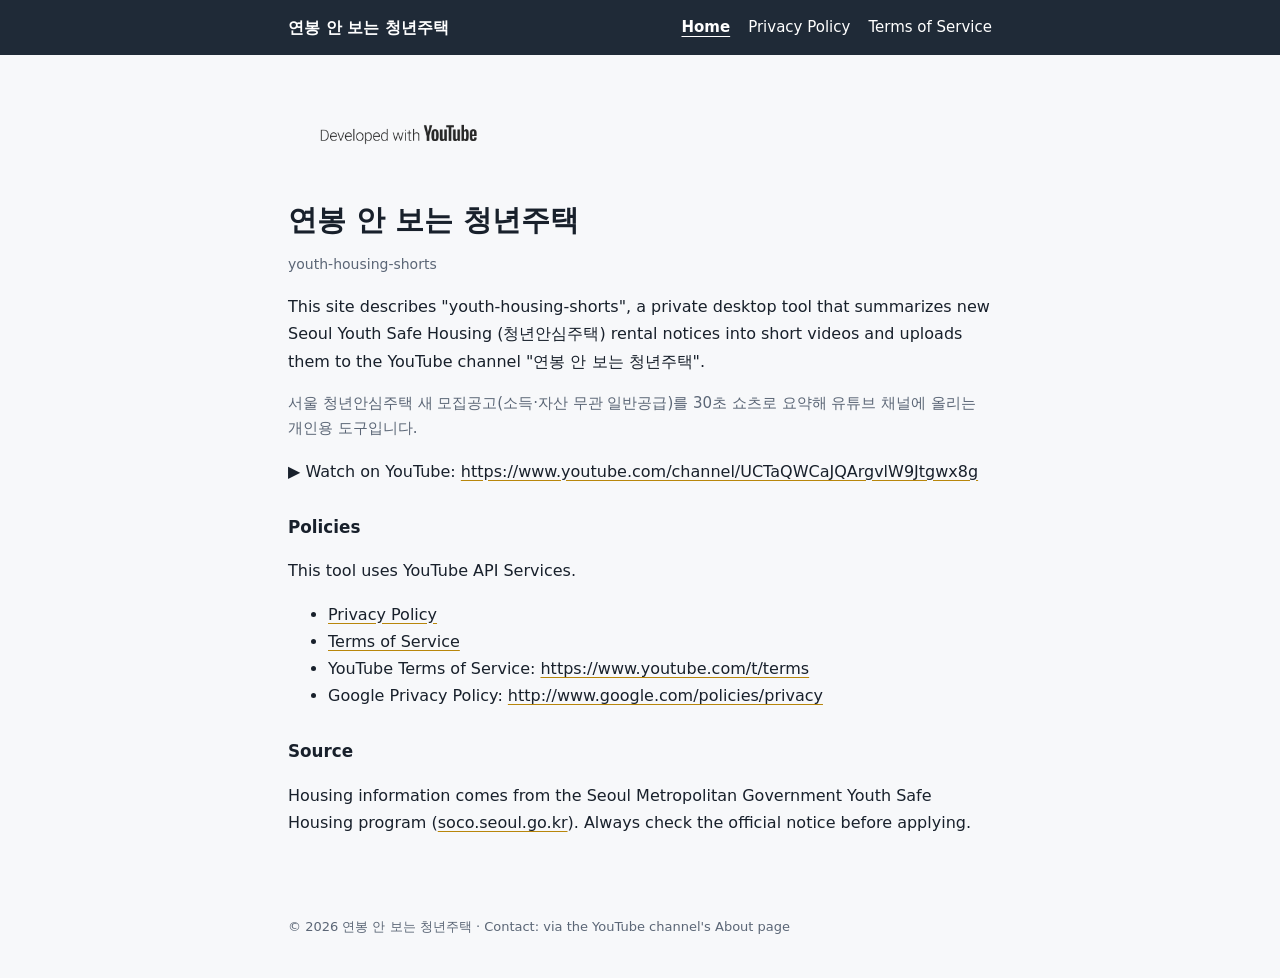
<file: index.html>
<!doctype html>
<html lang="ko">
<head>
<meta charset="utf-8">
<meta name="viewport" content="width=device-width, initial-scale=1">
<title>연봉 안 보는 청년주택</title>
<link rel="stylesheet" href="/style.css">
</head>
<body>
<header class="top"><div class="in">
  <a href="/"><b>연봉 안 보는 청년주택</b></a>
  <nav><a href="/" aria-current="page">Home</a><a href="/privacy-policy/">Privacy Policy</a><a href="/terms-of-service/">Terms of Service</a></nav>
</div></header>
<main>
  <div class="badge"><img src="/developed-with-youtube.png" alt="Developed with YouTube" width="700" height="250"></div>
  <h1>연봉 안 보는 청년주택</h1>
  <p class="meta">youth-housing-shorts</p>

  <p>This site describes "youth-housing-shorts", a private desktop tool that summarizes new Seoul Youth Safe Housing (청년안심주택) rental notices into short videos and uploads them to the YouTube channel "연봉 안 보는 청년주택".</p>
  <p class="ko">서울 청년안심주택 새 모집공고(소득·자산 무관 일반공급)를 30초 쇼츠로 요약해 유튜브 채널에 올리는 개인용 도구입니다.</p>

  <p>▶ Watch on YouTube: <a href="https://www.youtube.com/channel/UCTaQWCaJQArgvlW9Jtgwx8g">https://www.youtube.com/channel/UCTaQWCaJQArgvlW9Jtgwx8g</a></p>

  <h2>Policies</h2>
  <p>This tool uses YouTube API Services.</p>
  <ul>
    <li><a href="/privacy-policy/">Privacy Policy</a></li>
    <li><a href="/terms-of-service/">Terms of Service</a></li>
    <li>YouTube Terms of Service: <a href="https://www.youtube.com/t/terms">https://www.youtube.com/t/terms</a></li>
    <li>Google Privacy Policy: <a href="http://www.google.com/policies/privacy">http://www.google.com/policies/privacy</a></li>
  </ul>

  <h2>Source</h2>
  <p>Housing information comes from the Seoul Metropolitan Government Youth Safe Housing program (<a href="https://soco.seoul.go.kr/youth/main/main.do">soco.seoul.go.kr</a>). Always check the official notice before applying.</p>
</main>
<footer>© 2026 연봉 안 보는 청년주택 · Contact: via the YouTube channel's About page</footer>
</body>
</html>
</file>
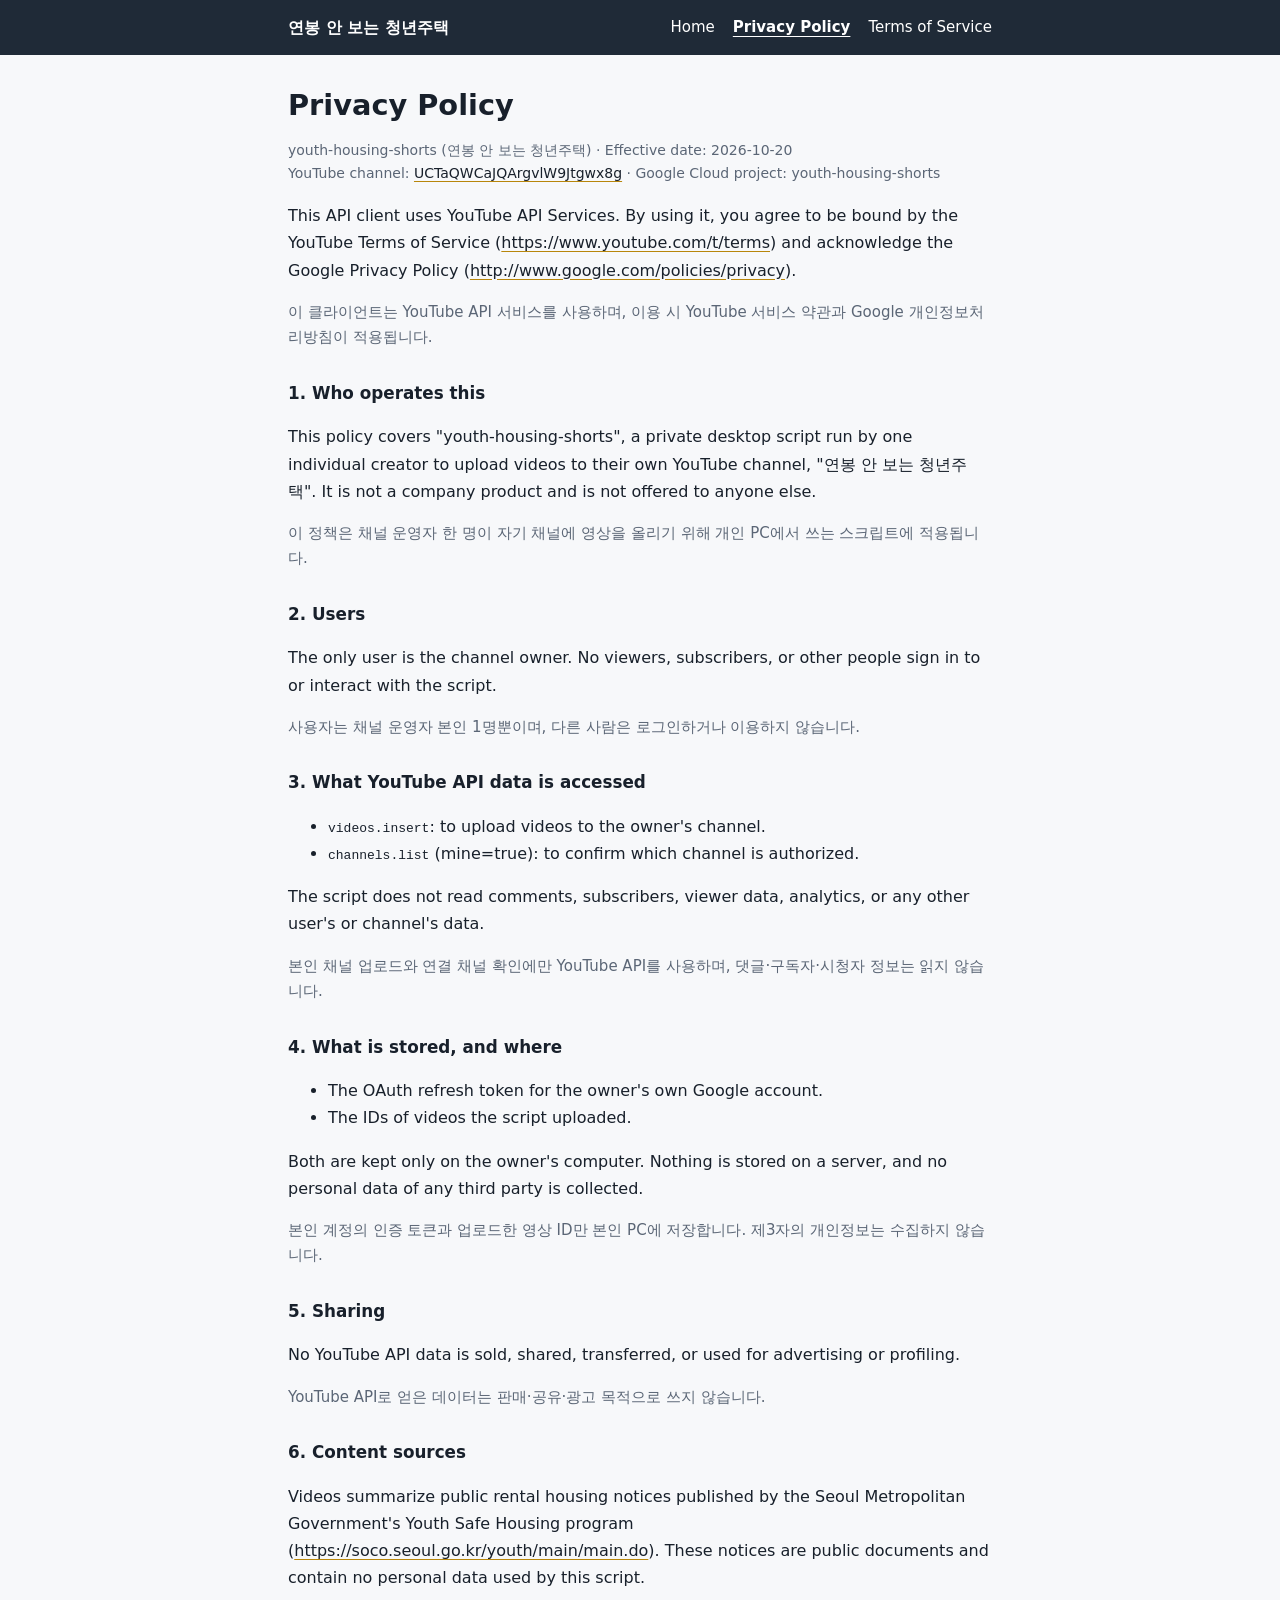
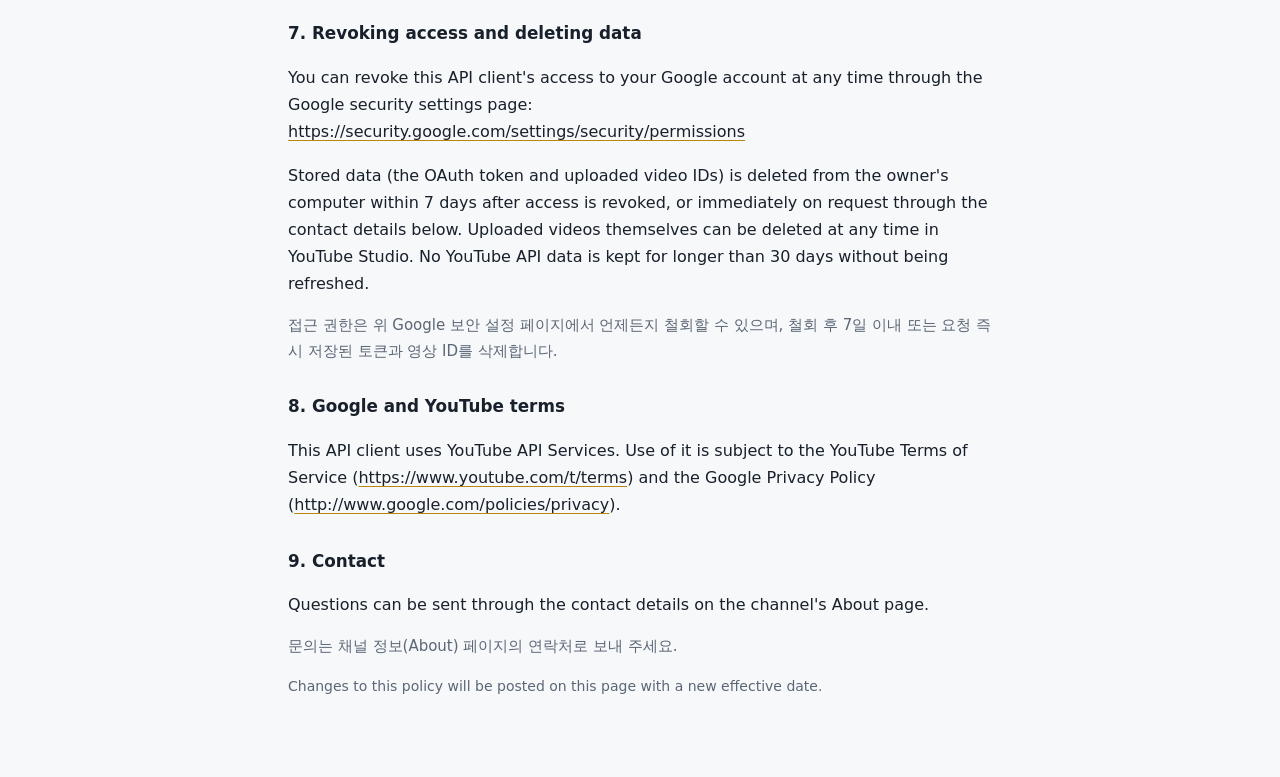
<file: privacy-policy/index.html>
<!doctype html>
<html lang="ko">
<head>
<meta charset="utf-8">
<meta name="viewport" content="width=device-width, initial-scale=1">
<title>Privacy Policy · 연봉 안 보는 청년주택</title>
<link rel="stylesheet" href="/style.css">
</head>
<body>
<header class="top"><div class="in">
  <a href="/"><b>연봉 안 보는 청년주택</b></a>
  <nav><a href="/">Home</a><a href="/privacy-policy/" aria-current="page">Privacy Policy</a><a href="/terms-of-service/">Terms of Service</a></nav>
</div></header>
<main>
  <h1>Privacy Policy</h1>
  <p class="meta">youth-housing-shorts (연봉 안 보는 청년주택) · Effective date: 2026-10-20<br>
  YouTube channel: <a href="https://www.youtube.com/channel/UCTaQWCaJQArgvlW9Jtgwx8g">UCTaQWCaJQArgvlW9Jtgwx8g</a> · Google Cloud project: youth-housing-shorts</p>

  <p>This API client uses YouTube API Services. By using it, you agree to be bound by the YouTube Terms of Service (<a href="https://www.youtube.com/t/terms">https://www.youtube.com/t/terms</a>) and acknowledge the Google Privacy Policy (<a href="http://www.google.com/policies/privacy">http://www.google.com/policies/privacy</a>).</p>
  <p class="ko">이 클라이언트는 YouTube API 서비스를 사용하며, 이용 시 YouTube 서비스 약관과 Google 개인정보처리방침이 적용됩니다.</p>

  <h2>1. Who operates this</h2>
  <p>This policy covers "youth-housing-shorts", a private desktop script run by one individual creator to upload videos to their own YouTube channel, "연봉 안 보는 청년주택". It is not a company product and is not offered to anyone else.</p>
  <p class="ko">이 정책은 채널 운영자 한 명이 자기 채널에 영상을 올리기 위해 개인 PC에서 쓰는 스크립트에 적용됩니다.</p>

  <h2>2. Users</h2>
  <p>The only user is the channel owner. No viewers, subscribers, or other people sign in to or interact with the script.</p>
  <p class="ko">사용자는 채널 운영자 본인 1명뿐이며, 다른 사람은 로그인하거나 이용하지 않습니다.</p>

  <h2>3. What YouTube API data is accessed</h2>
  <ul>
    <li><code>videos.insert</code>: to upload videos to the owner's channel.</li>
    <li><code>channels.list</code> (mine=true): to confirm which channel is authorized.</li>
  </ul>
  <p>The script does not read comments, subscribers, viewer data, analytics, or any other user's or channel's data.</p>
  <p class="ko">본인 채널 업로드와 연결 채널 확인에만 YouTube API를 사용하며, 댓글·구독자·시청자 정보는 읽지 않습니다.</p>

  <h2>4. What is stored, and where</h2>
  <ul>
    <li>The OAuth refresh token for the owner's own Google account.</li>
    <li>The IDs of videos the script uploaded.</li>
  </ul>
  <p>Both are kept only on the owner's computer. Nothing is stored on a server, and no personal data of any third party is collected.</p>
  <p class="ko">본인 계정의 인증 토큰과 업로드한 영상 ID만 본인 PC에 저장합니다. 제3자의 개인정보는 수집하지 않습니다.</p>

  <h2>5. Sharing</h2>
  <p>No YouTube API data is sold, shared, transferred, or used for advertising or profiling.</p>
  <p class="ko">YouTube API로 얻은 데이터는 판매·공유·광고 목적으로 쓰지 않습니다.</p>

  <h2>6. Content sources</h2>
  <p>Videos summarize public rental housing notices published by the Seoul Metropolitan Government's Youth Safe Housing program (<a href="https://soco.seoul.go.kr/youth/main/main.do">https://soco.seoul.go.kr/youth/main/main.do</a>). These notices are public documents and contain no personal data used by this script.</p>

  <h2>7. Revoking access and deleting data</h2>
  <p>You can revoke this API client's access to your Google account at any time through the Google security settings page: <a href="https://security.google.com/settings/security/permissions">https://security.google.com/settings/security/permissions</a></p>
  <p>Stored data (the OAuth token and uploaded video IDs) is deleted from the owner's computer within 7 days after access is revoked, or immediately on request through the contact details below. Uploaded videos themselves can be deleted at any time in YouTube Studio. No YouTube API data is kept for longer than 30 days without being refreshed.</p>
  <p class="ko">접근 권한은 위 Google 보안 설정 페이지에서 언제든지 철회할 수 있으며, 철회 후 7일 이내 또는 요청 즉시 저장된 토큰과 영상 ID를 삭제합니다.</p>

  <h2>8. Google and YouTube terms</h2>
  <p>This API client uses YouTube API Services. Use of it is subject to the YouTube Terms of Service (<a href="https://www.youtube.com/t/terms">https://www.youtube.com/t/terms</a>) and the Google Privacy Policy (<a href="http://www.google.com/policies/privacy">http://www.google.com/policies/privacy</a>).</p>

  <h2>9. Contact</h2>
  <p>Questions can be sent through the contact details on the channel's About page.</p>
  <p class="ko">문의는 채널 정보(About) 페이지의 연락처로 보내 주세요.</p>

  <p class="meta">Changes to this policy will be posted on this page with a new effective date.</p>
</main>
</body>
</html>
</file>
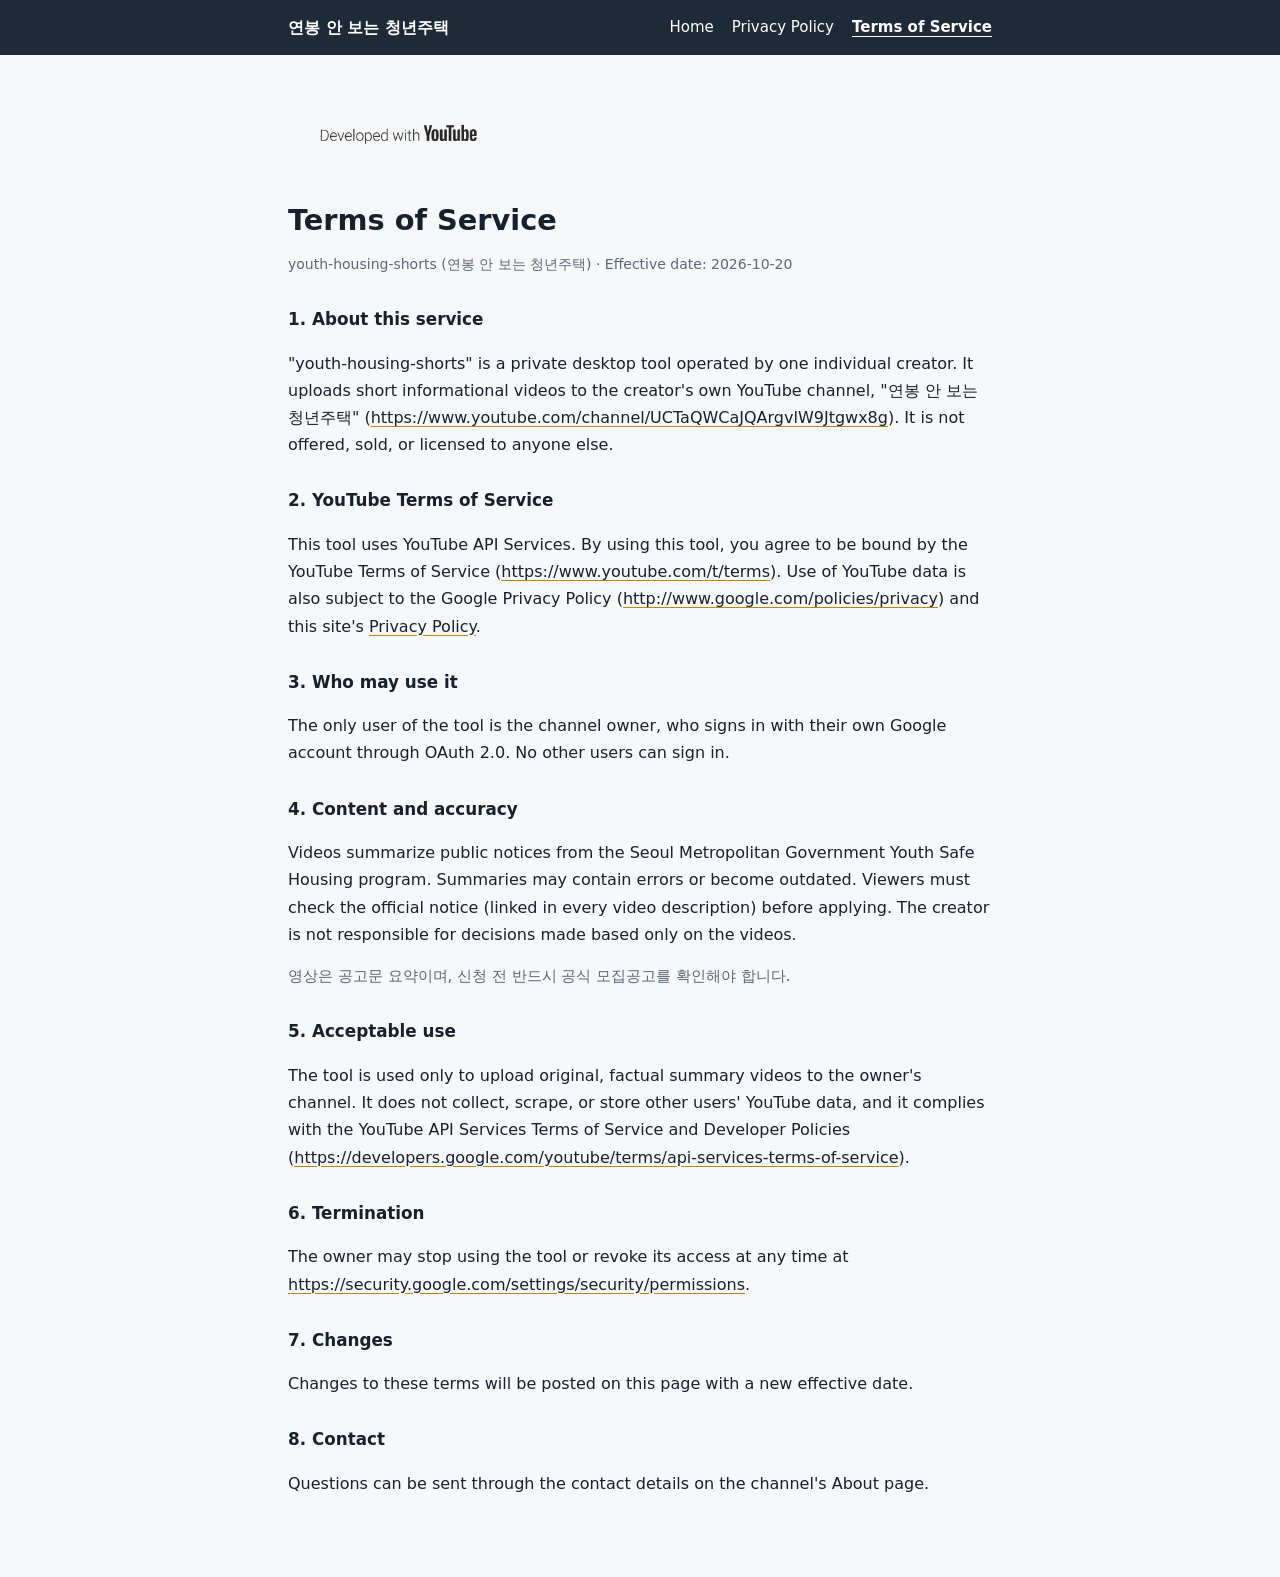
<file: terms-of-service/index.html>
<!doctype html>
<html lang="ko">
<head>
<meta charset="utf-8">
<meta name="viewport" content="width=device-width, initial-scale=1">
<title>Terms of Service · 연봉 안 보는 청년주택</title>
<link rel="stylesheet" href="/style.css">
</head>
<body>
<header class="top"><div class="in">
  <a href="/"><b>연봉 안 보는 청년주택</b></a>
  <nav><a href="/">Home</a><a href="/privacy-policy/">Privacy Policy</a><a href="/terms-of-service/" aria-current="page">Terms of Service</a></nav>
</div></header>
<main>
  <div class="badge"><img src="/developed-with-youtube.png" alt="Developed with YouTube" width="700" height="250"></div>
  <h1>Terms of Service</h1>
  <p class="meta">youth-housing-shorts (연봉 안 보는 청년주택) · Effective date: 2026-10-20</p>

  <h2>1. About this service</h2>
  <p>"youth-housing-shorts" is a private desktop tool operated by one individual creator. It uploads short informational videos to the creator's own YouTube channel, "연봉 안 보는 청년주택" (<a href="https://www.youtube.com/channel/UCTaQWCaJQArgvlW9Jtgwx8g">https://www.youtube.com/channel/UCTaQWCaJQArgvlW9Jtgwx8g</a>). It is not offered, sold, or licensed to anyone else.</p>

  <h2>2. YouTube Terms of Service</h2>
  <p>This tool uses YouTube API Services. By using this tool, you agree to be bound by the YouTube Terms of Service (<a href="https://www.youtube.com/t/terms">https://www.youtube.com/t/terms</a>). Use of YouTube data is also subject to the Google Privacy Policy (<a href="http://www.google.com/policies/privacy">http://www.google.com/policies/privacy</a>) and this site's <a href="/privacy-policy/">Privacy Policy</a>.</p>

  <h2>3. Who may use it</h2>
  <p>The only user of the tool is the channel owner, who signs in with their own Google account through OAuth 2.0. No other users can sign in.</p>

  <h2>4. Content and accuracy</h2>
  <p>Videos summarize public notices from the Seoul Metropolitan Government Youth Safe Housing program. Summaries may contain errors or become outdated. Viewers must check the official notice (linked in every video description) before applying. The creator is not responsible for decisions made based only on the videos.</p>
  <p class="ko">영상은 공고문 요약이며, 신청 전 반드시 공식 모집공고를 확인해야 합니다.</p>

  <h2>5. Acceptable use</h2>
  <p>The tool is used only to upload original, factual summary videos to the owner's channel. It does not collect, scrape, or store other users' YouTube data, and it complies with the YouTube API Services Terms of Service and Developer Policies (<a href="https://developers.google.com/youtube/terms/api-services-terms-of-service">https://developers.google.com/youtube/terms/api-services-terms-of-service</a>).</p>

  <h2>6. Termination</h2>
  <p>The owner may stop using the tool or revoke its access at any time at <a href="https://security.google.com/settings/security/permissions">https://security.google.com/settings/security/permissions</a>.</p>

  <h2>7. Changes</h2>
  <p>Changes to these terms will be posted on this page with a new effective date.</p>

  <h2>8. Contact</h2>
  <p>Questions can be sent through the contact details on the channel's About page.</p>
</main>
</body>
</html>
</file>
<file: style.css>
:root { --bg:#f7f8fa; --paper:#fff; --fg:#18202b; --muted:#5b6676; --rule:#dde2ea; --accent:#b8860b; }
* { box-sizing:border-box; }
body { margin:0; background:var(--bg); color:var(--fg); font-family:"Pretendard","Apple SD Gothic Neo","Malgun Gothic",system-ui,sans-serif; line-height:1.7; }
header.top { background:#1f2a37; color:#fff; }
header.top .in { max-width:46rem; margin:0 auto; padding:14px 16px; display:flex; flex-wrap:wrap; gap:8px 20px; align-items:center; justify-content:space-between; }
header.top a { color:#fff; text-decoration:none; }
header.top nav { display:flex; gap:18px; font-size:15px; }
header.top nav a[aria-current] { font-weight:700; text-decoration:underline; text-underline-offset:4px; }
main { max-width:46rem; margin:0 auto; padding:32px 16px 64px; }
h1 { font-size:1.8rem; line-height:1.3; margin:0 0 6px; }
h2 { font-size:1.05rem; margin:28px 0 6px; }
.meta { color:var(--muted); font-size:14px; }
.ko { color:var(--muted); font-size:15px; }
a { color:var(--fg); text-decoration-color:var(--accent); text-underline-offset:3px; overflow-wrap:anywhere; }
.badge { margin:8px 0 20px; }
.badge img { width:220px; height:auto; }
footer { max-width:46rem; margin:0 auto; padding:0 16px 40px; color:var(--muted); font-size:13px; }
</file>
